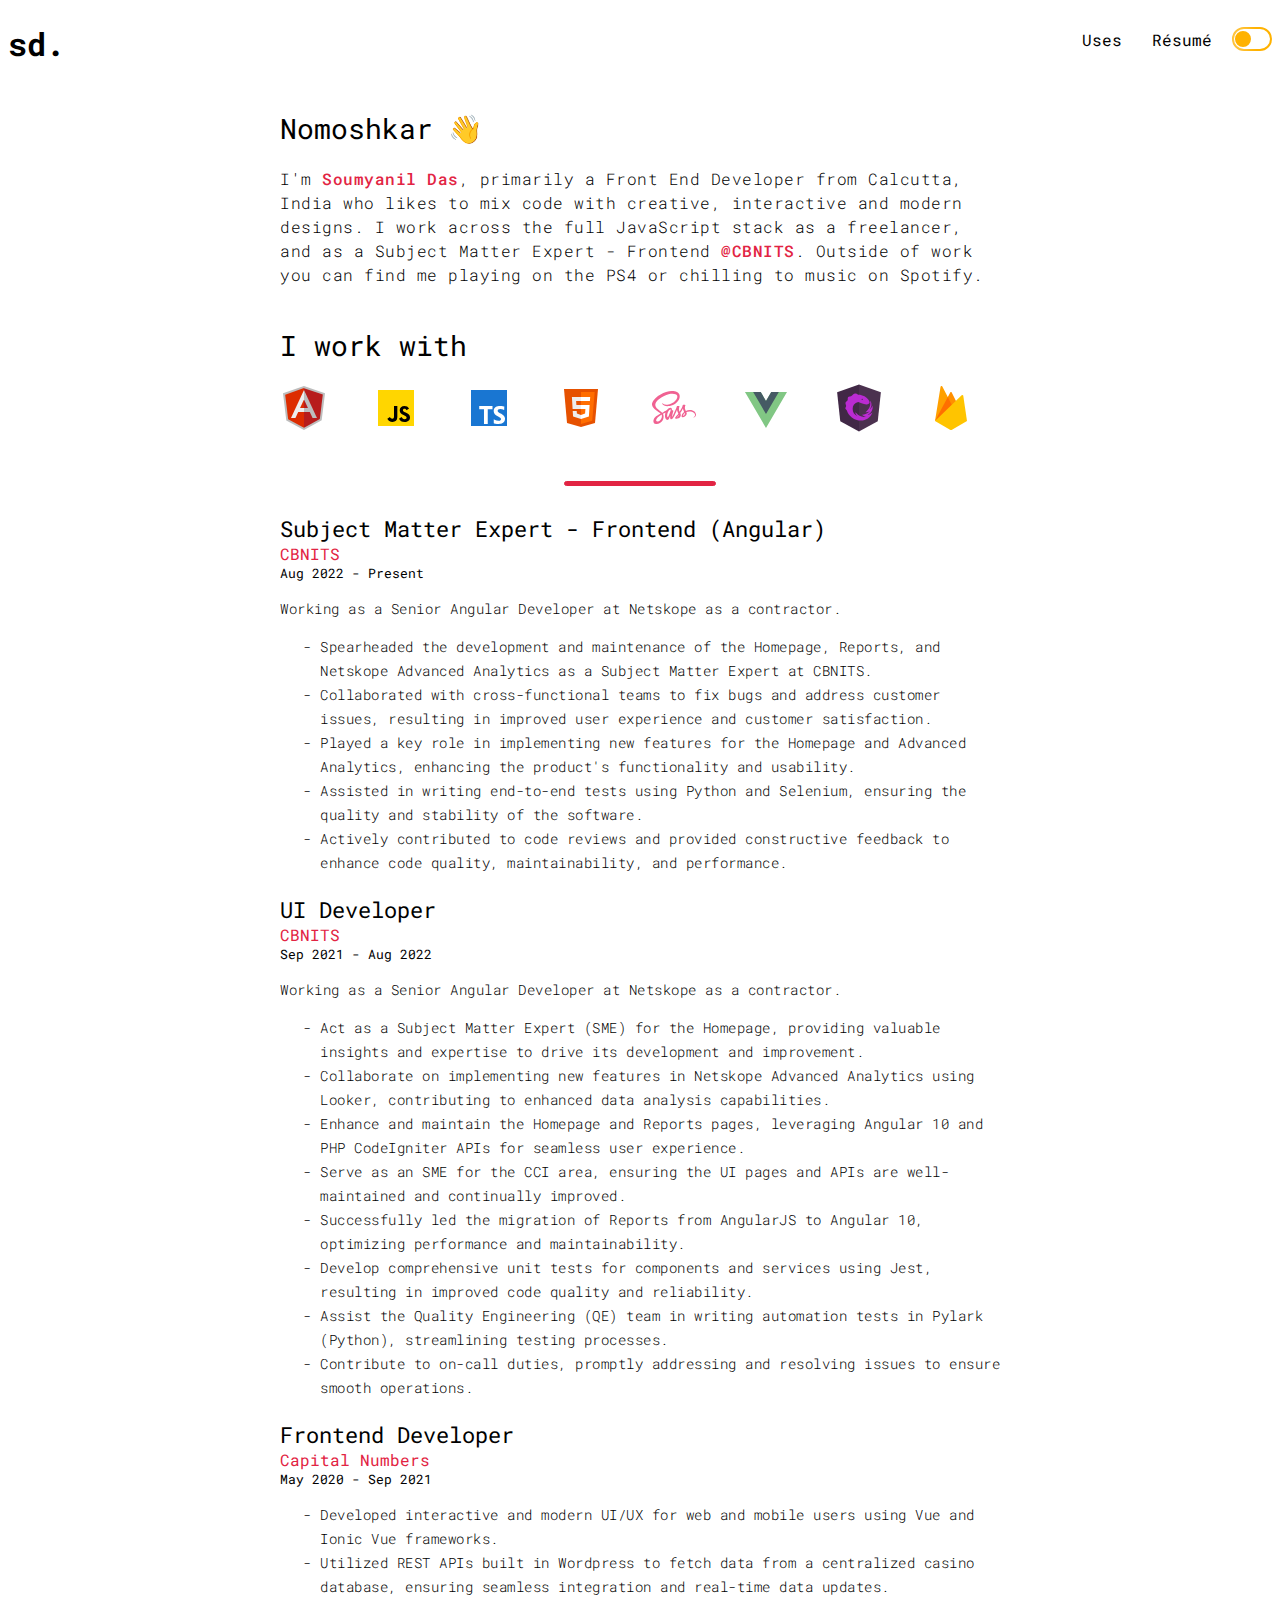
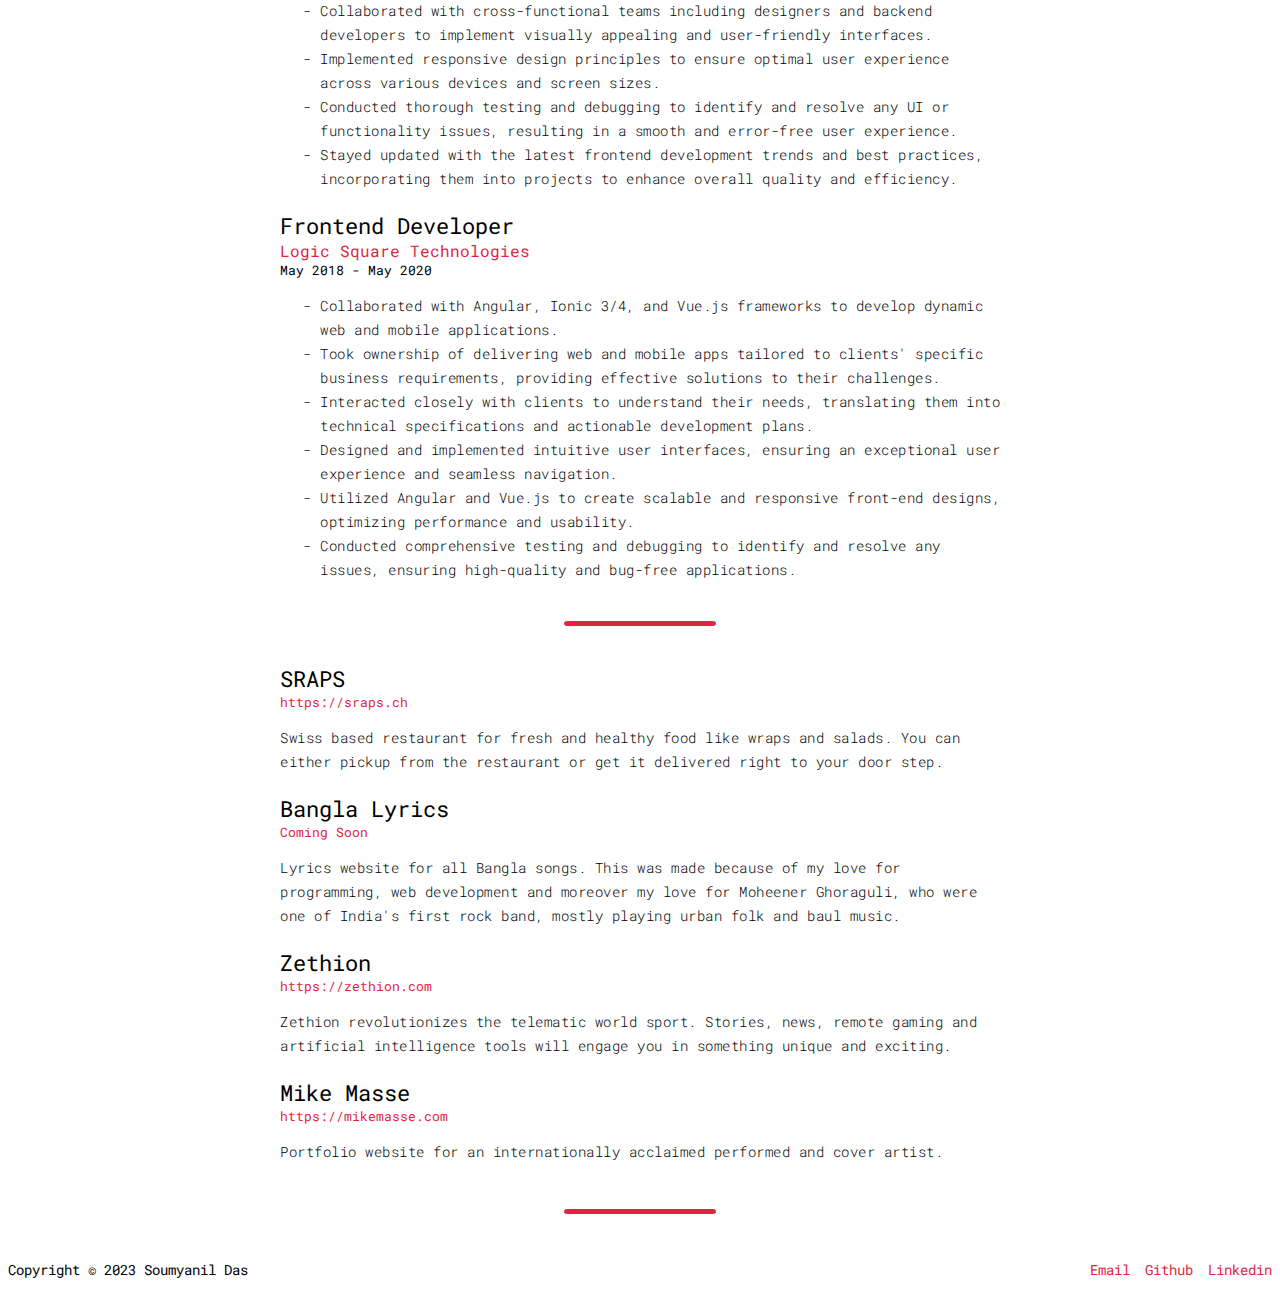
<file: index.html>
<!DOCTYPE html>
<html lang="en">

<head>
  <meta charset="utf-8">
  <meta http-equiv="X-UA-Compatible" content="IE=edge">
  <meta name="viewport" content="width=device-width, initial-scale=1.0">
  <meta http-equiv="content-type" content="text/html; charset=utf-8">
  <meta name="description" content="Soumyanil Das, primarily a Front End Developer from Calcutta">

  <meta property="og:type" content="website">
  <meta property="og:title" content="Soumyanil Das | Front End Developer">
  <meta property="og:description" content="Soumyanil Das, primarily a Front End Developer from Calcutta">
  <meta property="og:url" content="https://www.soumyanildas.com/">
  <meta property="og:site_name" content="Soumyanil Das | Front End Developer">
  <link rel="icon" href="img/favicon.ico" type="image/x-icon">
  <link rel="apple-touch-icon" sizes="144x144" href="img/apple-touch-icon-ipad-retina.png" />
  <link rel="apple-touch-icon" sizes="114x114" href="img/apple-touch-icon-iphone-retina.png" />
  <link rel="apple-touch-icon" sizes="72x72" href="img/apple-touch-icon-ipad.png" />
  <link rel="apple-touch-icon" sizes="57x57" href="img/apple-touch-icon-iphone.png" />

  <link href="https://fonts.googleapis.com/css?family=Roboto+Mono:100,200,300,400,500,700" rel="stylesheet">
  <link rel="stylesheet" href="./css/style.min.css">
  <link rel="stylesheet" href="./css/animate.min.css">
  <title>Soumyanil Das | Front End Developer</title>
</head>

<body class="light">
  <div class="wrapper animated fadeIn">
    <header class="page-header">
      <nav>
        <h1 class="logo">sd.</h1>
        <div class="right-menu">
          <a href="uses" class="menu-item">Uses</a>
          <a href="/Resume-Soumyanil-Das.pdf" download class="menu-item">Résumé</a>
          <div class="toggle-box">
            <input type="checkbox" name="checkbox1" id="toggle-box-checkbox" />
            <label for="toggle-box-checkbox" class="toggle-box-label-left"></label><label for="toggle-box-checkbox" class="toggle-box-label"></label>
          </div>
        </div>
      </nav>
    </header>
    <main class="page-main">
      <section class="greetings">
        <span class="greetings-message"></span><span class="hello">👋</span>
      </section>
      <section class="about-me">
        <div>
          I'm <span class="highlight">Soumyanil Das</span>, primarily a Front End Developer from Calcutta, India who likes to mix code with creative,
          interactive and modern designs.
          I work across the full JavaScript stack as a freelancer, and as a Subject Matter Expert - Frontend
          <a rel="nofollow" href="https://www.cbnits.com/" target="_blank">@CBNITS</a>. Outside of work
          you can find me
          playing on the PS4 or chilling
          to music on Spotify.
        </div>
      </section>
      <!-- <hr /> -->
      <section class="work-with">
        <div class="title">I work with</div>
        <div class="my-stack">
          <div class="stack-item" title="Angular"><img src="./img/icons/angular.svg" alt="Angular" width="48" height="48"/></div>
          <div class="stack-item" title="Javascript"><img src="./img/icons/javascript.svg" alt="Javascript" width="48" height="48"/></div>
          <div class="stack-item" title="Typescript"><img src="./img/icons/typescript.svg" alt="Typescript" width="48" height="48"/></div>
          <div class="stack-item" title="HTML5"><img src="./img/icons/html5.svg" alt="HTML5" width="48" height="48"/></div>
          <div class="stack-item" title="Sass"><img src="./img/icons/sass.svg" alt="Sass" width="48" height="48"/></div>
          <div class="stack-item" title="VueJS"><img src="./img/icons/vuejs.svg" alt="VueJS" width="48" height="48"/></div>
          <div class="stack-item" title="NgRx"><img src="./img/icons/ngrx.svg" alt="NgRx" width="48" height="48"/></div>
          <div class="stack-item" title="Firebase"><img src="./img/icons/firebase.svg" alt="Firebase" width="48" height="48"/></div>
        </div>
      </section>
      <hr />
      <section class="portfolio-experience">
        <section class="portfolio">
          <div class="portfolio-title">Subject Matter Expert - Frontend (Angular)</div>
          <div class="portfolio-company">CBNITS</div>
          <div class="portfolio-period">Aug 2022 - Present</div>
          <div class="portfolio-description">
            <p>Working as a Senior Angular Developer at Netskope as a contractor.</p>
            <ul class="portfolio-description-list">
              <li>Spearheaded the development and maintenance of the Homepage, Reports, and Netskope Advanced Analytics as a Subject Matter Expert at CBNITS.</li>
              <li>Collaborated with cross-functional teams to fix bugs and address customer issues, resulting in improved user experience and customer satisfaction.</li>
              <li>Played a key role in implementing new features for the Homepage and Advanced Analytics, enhancing the product's functionality and usability.</li>
              <li>Assisted in writing end-to-end tests using Python and Selenium, ensuring the quality and stability of the software.</li>
              <li>Actively contributed to code reviews and provided constructive feedback to enhance code quality, maintainability, and performance.</li>
          </div>
        </section>
        <section class="portfolio">
          <div class="portfolio-title">UI Developer</div>
          <div class="portfolio-company">CBNITS</div>
          <div class="portfolio-period">Sep 2021 - Aug 2022</div>
          <div class="portfolio-description">
            <p>Working as a Senior Angular Developer at Netskope as a contractor.</p>
            <ul class="portfolio-description-list">
              <li>Act as a Subject Matter Expert (SME) for the Homepage, providing valuable insights and expertise to drive its development and improvement.</li>
              <li>Collaborate on implementing new features in Netskope Advanced Analytics using Looker, contributing to enhanced data analysis capabilities.</li>
              <li>Enhance and maintain the Homepage and Reports pages, leveraging Angular 10 and PHP CodeIgniter APIs for seamless user experience.</li>
              <li>Serve as an SME for the CCI area, ensuring the UI pages and APIs are well-maintained and continually improved.</li>
              <li>Successfully led the migration of Reports from AngularJS to Angular 10, optimizing performance and maintainability.</li>
              <li>Develop comprehensive unit tests for components and services using Jest, resulting in improved code quality and reliability.</li>
              <li>Assist the Quality Engineering (QE) team in writing automation tests in Pylark (Python), streamlining testing processes.</li>
              <li>Contribute to on-call duties, promptly addressing and resolving issues to ensure smooth operations.</li>
            </ul>
          </div>
        </section>
        <section class="portfolio">
          <div class="portfolio-title">Frontend Developer</div>
          <div class="portfolio-company">Capital Numbers</div>
          <div class="portfolio-period">May 2020 - Sep 2021</div>
          <div class="portfolio-description">
            <ul class="portfolio-description-list">
              <li>Developed interactive and modern UI/UX for web and mobile users using Vue and Ionic Vue frameworks.</li>
              <li>Utilized REST APIs built in Wordpress to fetch data from a centralized casino database, ensuring seamless integration and real-time data updates.</li>
              <li>Collaborated with cross-functional teams including designers and backend developers to implement visually appealing and user-friendly interfaces.</li>
              <li>Implemented responsive design principles to ensure optimal user experience across various devices and screen sizes.</li>
              <li>Conducted thorough testing and debugging to identify and resolve any UI or functionality issues, resulting in a smooth and error-free user experience.</li>
              <li>Stayed updated with the latest frontend development trends and best practices, incorporating them into projects to enhance overall quality and efficiency.</li>
            </ul>
          </div>
        </section>
        <section class="portfolio">
          <div class="portfolio-title">Frontend Developer</div>
          <div class="portfolio-company">Logic Square Technologies</div>
          <div class="portfolio-period">May 2018 - May 2020</div>
          <div class="portfolio-description">
            <ul class="portfolio-description-list">
              <li>Collaborated with Angular, Ionic 3/4, and Vue.js frameworks to develop dynamic web and mobile applications.</li>
              <li>Took ownership of delivering web and mobile apps tailored to clients' specific business requirements, providing effective solutions to their challenges.</li>
              <li>Interacted closely with clients to understand their needs, translating them into technical specifications and actionable development plans.</li>
              <li>Designed and implemented intuitive user interfaces, ensuring an exceptional user experience and seamless navigation.</li>
              <li>Utilized Angular and Vue.js to create scalable and responsive front-end designs, optimizing performance and usability.</li>
              <li>Conducted comprehensive testing and debugging to identify and resolve any issues, ensuring high-quality and bug-free applications.</li>
            </ul>
          </div>
        </section>
      </section>
      <hr />
      <section class="portfolio-work">
        <section class="portfolio">
          <div class="portfolio-link-wrapper">
            <span class="portfolio-website">SRAPS</span>
            <span class="portfolio-link"><a href="https://sraps.ch" rel="nofollow" target="_blank">https://sraps.ch</a></span>
          </div>
          <div class="portfolio-description">
            Swiss based restaurant for fresh and healthy food like wraps and salads. You can either pickup from the restaurant or get it delivered right to your door step.
          </div>
        </section>
        <section class="portfolio">
          <div class="portfolio-link-wrapper">
            <span class="portfolio-website">Bangla Lyrics</span>
            <span class="portfolio-link">Coming Soon</span>
          </div>
          <div class="portfolio-description">
            Lyrics website for all Bangla songs. This was made because of my love for programming, web development and
            moreover my love for Moheener Ghoraguli, who
            were one of India's first rock band, mostly playing urban folk and baul music.
          </div>
        </section>
        <section class="portfolio">
          <div class="portfolio-link-wrapper">
            <span class="portfolio-website">Zethion</span>
            <span class="portfolio-link"><a href="https://zethion.com" rel="nofollow" target="_blank">https://zethion.com</a></span>
          </div>
          <div class="portfolio-description">
            Zethion revolutionizes the telematic world sport. Stories, news, remote gaming and artificial intelligence tools will engage you in something unique and exciting.
          </div>
        </section>
        <section class="portfolio">
          <div class="portfolio-link-wrapper">
            <span class="portfolio-website">Mike Masse</span>
            <span class="portfolio-link"><a href="https://mikemasse.com" rel="nofollow" target="_blank">https://mikemasse.com</a></span>
          </div>
          <div class="portfolio-description">
            Portfolio website for an internationally acclaimed performed and cover artist.
          </div>
        </section>
      </section>
      <hr />
    </main>
    <footer class="page-footer">
      <div class="copyright">
        Copyright &copy; 2023 Soumyanil Das
      </div>
      <ul>
        <li><a href="mailto:info@soumyanildas.com">Email</a></li>
        <li><a href="https://github.com/soumyanildas" target="_blank">Github</a></li>
        <li><a href="https://www.linkedin.com/in/soumyanil-das/" target="_blank">Linkedin</a></li>
      </ul>
    </footer>
  </div>
  <script src="js/main.min.js"></script>
</body>

</html>
</file>
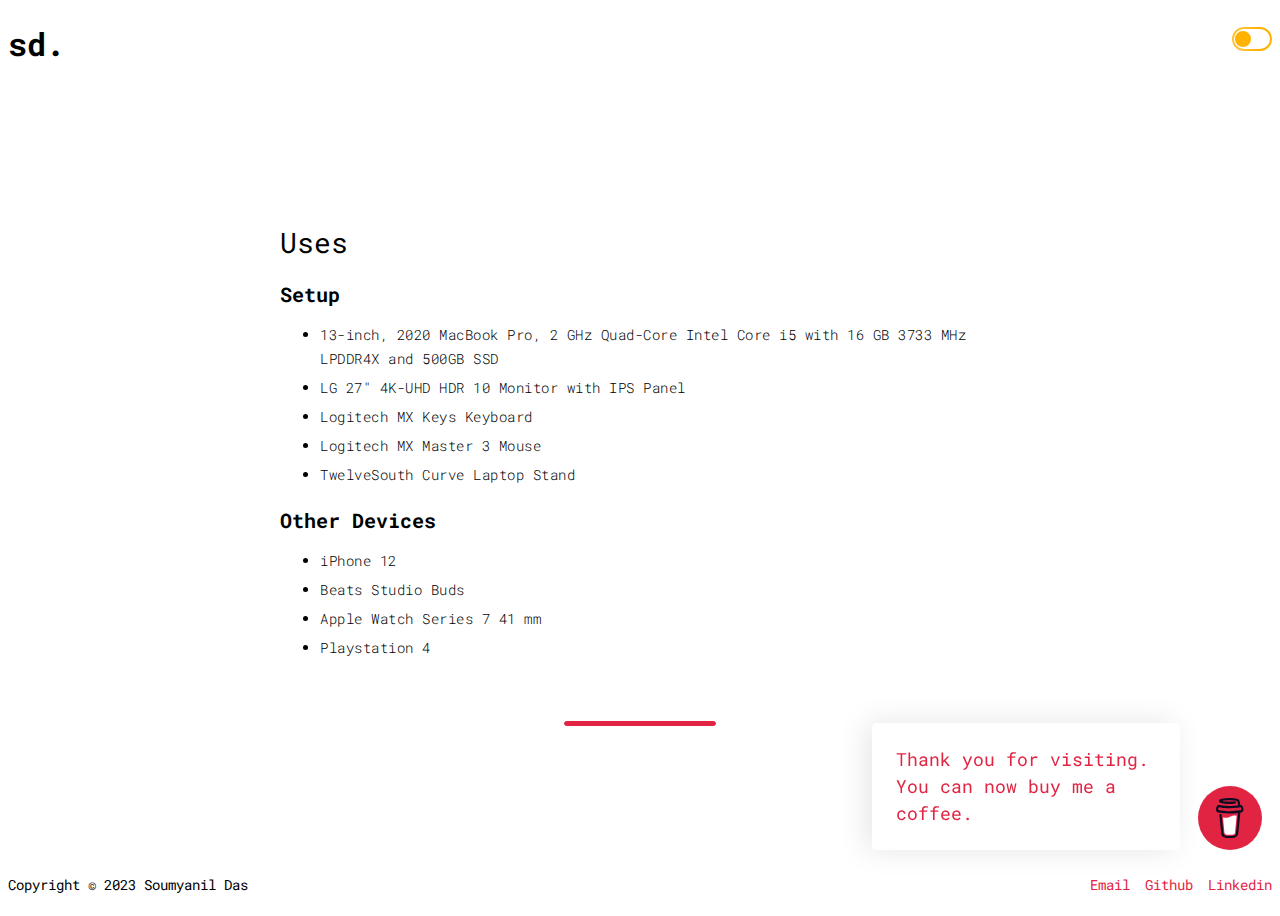
<file: uses.html>
<!DOCTYPE html>
<html lang="en">

<head>
  <meta charset="utf-8">
  <meta http-equiv="X-UA-Compatible" content="IE=edge">
  <meta name="viewport" content="width=device-width, initial-scale=1.0">
  <meta http-equiv="content-type" content="text/html; charset=utf-8">
  <meta name="description" content="Soumyanil Das, primarily a Front End Developer from Calcutta">

  <meta property="og:type" content="website">
  <meta property="og:title" content="Soumyanil Das | Front End Developer">
  <meta property="og:description" content="Soumyanil Das, primarily a Front End Developer from Calcutta">
  <meta property="og:url" content="https://www.soumyanildas.com/">
  <meta property="og:site_name" content="Soumyanil Das | Front End Developer">
  <link rel="icon" href="img/favicon.ico" type="image/x-icon">
  <link rel="apple-touch-icon" sizes="144x144" href="img/apple-touch-icon-ipad-retina.png" />
  <link rel="apple-touch-icon" sizes="114x114" href="img/apple-touch-icon-iphone-retina.png" />
  <link rel="apple-touch-icon" sizes="72x72" href="img/apple-touch-icon-ipad.png" />
  <link rel="apple-touch-icon" sizes="57x57" href="img/apple-touch-icon-iphone.png" />

  <link href="https://fonts.googleapis.com/css?family=Roboto+Mono:100,200,300,400,500,700" rel="stylesheet">
  <link rel="stylesheet" href="./css/style.min.css">
  <link rel="stylesheet" href="./css/animate.min.css">
  <title>Soumyanil Das - Uses</title>
</head>

<body class="light">
  <div class="wrapper animated fadeIn">
    <header class="page-header">
      <nav>
        <h1 class="logo"><a href="/">sd.</a></h1>
        <div class="toggle-box">
          <input type="checkbox" name="checkbox1" id="toggle-box-checkbox" />
          <label for="toggle-box-checkbox" class="toggle-box-label-left"></label><label for="toggle-box-checkbox" class="toggle-box-label"></label>
        </div>
      </nav>
    </header>
    <main class="page-main">
      <section class="uses-list">
        <div class="title">Uses</div>
        <section class="uses-subsection">
          <div class="uses-subtitle">Setup</div>
          <ul class="uses-sublist">
            <li>13-inch, 2020 MacBook Pro, 2 GHz Quad-Core Intel Core i5 with 16 GB 3733 MHz LPDDR4X and 500GB SSD</li>
            <li>LG 27" 4K-UHD HDR 10 Monitor with IPS Panel</li>
            <li>Logitech MX Keys Keyboard</li>
            <li>Logitech MX Master 3 Mouse</li>
            <li>TwelveSouth Curve Laptop Stand</li>
          </ul>
        </section>
        <section class="uses-subsection">
          <div class="uses-subtitle">Other Devices</div>
          <ul class="uses-sublist">
            <li>iPhone 12</li>
            <li>Beats Studio Buds</li>
            <li>Apple Watch Series 7 41 mm</li>
            <li>Playstation 4</li>
          </ul>
        </section>
      </section>
      <hr />
    </main>
    <footer class="page-footer">
      <div class="copyright">
        Copyright &copy; 2023 Soumyanil Das
      </div>
      <ul>
        <li><a href="mailto:info@soumyanildas.com">Email</a></li>
        <li><a href="https://github.com/soumyanildas" target="_blank">Github</a></li>
        <li><a href="https://www.linkedin.com/in/soumyanil-das/" target="_blank">Linkedin</a></li>
      </ul>
    </footer>
    <div class="buy-me-coffee-widget">
      <div class="buy-me-coffee">
        <a href="https://www.buymeacoffee.com/soumyanil" target="_blank" rel="nofollow" class="coffee-cup">
          <img src="./img/coffee-cup.svg" alt="coffee-cup">
        </a>
        <div class="buy-me-coffee-text">
          Thank you for visiting. You can now buy me a coffee.
        </div>
      </div>
    </div>
  </div>
  <script src="js/main.min.js"></script>
</body>

</html>
</file>
<file: css/style.min.css>
body.light,body.light .logo a,body.light .menu-item{color:#000}::selection{background:#e22443;color:#fff}::-moz-selection{background:#e22443;color:#fff}*{font-family:"Roboto Mono"}body{height:100vh}body.light{background-color:#fff}.light .stack-name:hover,body.dark,body.dark .logo a,body.dark .menu-item{color:#fff}body.dark{background-color:#000}.page-main .portfolio-work .portfolio .portfolio-link-wrapper .portfolio-stack-wrapper .stack-name:hover,.page-main hr{background-color:#e22443}.wrapper{display:flex;flex-direction:column;min-height:100%}.page-header nav{display:flex;flex-wrap:wrap;justify-content:space-between;align-items:center}.page-footer ul,.page-header nav ul{list-style-type:none;display:inline-flex}.page-header nav ul li a,.page-main .portfolio-work .portfolio .portfolio-link-wrapper .portfolio-link a{color:#e22443;text-decoration:none}.page-footer ul li a:hover,.page-header nav ul li a:hover,.page-main .about-me a:hover,.page-main .portfolio-work .portfolio .portfolio-link-wrapper .portfolio-link a:hover{text-decoration:underline}.page-header nav .logo{margin-top:14px;font-size:32px}.page-header nav .logo a{text-decoration:none}.page-header nav .right-menu{display:flex;justify-content:space-around;align-items:center}.page-header nav .right-menu .menu-item{margin-right:30px;margin-top:-15px;text-decoration:none}.page-main{display:flex;flex-direction:column;justify-content:center;align-items:center;max-width:720px;padding:24px 0;margin:auto;width:100%}.page-main .greetings{width:100%}.page-main .greetings .greetings-message{font-size:28px}.page-main .greetings .hello{font-size:28px;margin-left:15px}.page-main .title,.page-main .uses-list .title,.page-main .work-with .title{width:100%;font-size:28px}.page-main .about-me{width:100%;margin-top:20px;letter-spacing:.5px;font-weight:300;line-height:24px}.page-main .about-me .highlight{color:#e22443;font-weight:500}.page-main .about-me a{color:#e22443;text-decoration:none;font-weight:500}.page-main .work-with{width:100%;margin-top:40px;margin-bottom:20px}.page-main .work-with .my-stack{display:flex;align-items:center;justify-content:space-between;flex-wrap:wrap}.page-main .work-with .my-stack .stack-item{margin-right:25px;margin-top:20px}.page-main .work-with .my-stack .stack-item img{width:48px}.page-main .work-with .my-stack .ionic img,.page-main .work-with .my-stack .my-sql img{width:85px}.page-main hr{margin-top:25px;width:150px;height:3px;border:1px solid #e22443;border-radius:5px}.page-main .portfolio-experience .portfolio,.page-main .portfolio-work .portfolio,.page-main .uses-list .uses-subsection{width:100%;margin-top:20px}.page-main .portfolio-experience .portfolio .portfolio-title,.page-main .portfolio-work .portfolio .portfolio-link-wrapper .portfolio-website{font-size:22px}.page-main .portfolio-experience .portfolio .portfolio-company{color:#e22443}.page-main .portfolio-experience .portfolio .portfolio-period{font-size:13px}.page-main .portfolio-experience .portfolio .portfolio-description,.page-main .portfolio-work .portfolio .portfolio-description{margin-top:15px;letter-spacing:.5px;font-weight:300;line-height:24px;font-size:14px}.page-main .portfolio-experience .portfolio .portfolio-description-list{list-style-type:"- "}.page-main .portfolio-work,.page-main .uses-list{margin-top:10px;margin-bottom:20px}.page-main .portfolio-work .portfolio .portfolio-link-wrapper{display:flex;flex-direction:column}.page-main .portfolio-work .portfolio .portfolio-link-wrapper .portfolio-link{font-size:13px;color:#e22443}.page-main .portfolio-work .portfolio .portfolio-link-wrapper .portfolio-stack-wrapper{display:flex}.page-main .portfolio-work .portfolio .portfolio-link-wrapper .portfolio-stack-wrapper .stack-name{margin-top:15px;margin-right:10px;border:1px solid #e22443;padding:10px;font-size:13px;cursor:pointer}.page-main .uses-list .uses-subsection .uses-subtitle{width:100%;font-size:20px;font-weight:700}.page-main .uses-list .uses-subsection .uses-sublist li{margin-top:5px;letter-spacing:.5px;font-weight:300;line-height:24px;font-size:14px}.toggle-box input[type=checkbox]:checked+.toggle-box-label-left,.toggle-box label{color:rgba(149,149,149,.51);font-weight:400}.page-footer{display:flex;justify-content:space-between;align-items:center;margin-top:0;font-size:14px}.page-footer ul li a{color:#e22443;text-decoration:none;margin-left:15px}@media (max-width:575.98px){.page-main .portfolio-work .portfolio .portfolio-link-wrapper .portfolio-stack-wrapper{flex-wrap:wrap}.page-main .portfolio-work .portfolio .portfolio-link-wrapper .portfolio-stack-wrapper .stack-name{padding:8px;font-size:12px}.page-footer{flex-direction:column;justify-content:center}.page-footer ul{padding-left:0}.page-footer ul li a{margin-left:0;margin-right:15px}}.toggle-box-label-left:empty{margin-left:-10px}.toggle-box-label-left:before{box-sizing:border-box;margin:4px -5px 4px 4px;padding:0;-webkit-transition:.25s ease-in-out;-moz-transition:.25s ease-in-out;-o-transition:.25s ease-in-out;transition:.25s ease-in-out;outline:0;content:"";display:block;position:absolute;z-index:1;line-height:34px;text-indent:40px;height:16px;width:16px;-webkit-border-radius:100%;-moz-border-radius:100%;border-radius:100%;right:26px;bottom:0;background:#ffb200;transform:rotate(-45deg);box-shadow:0 0 10px #fff}.toggle-box-label-left:after{box-sizing:border-box;margin:0;padding:0;-webkit-transition:.25s ease-in-out;-moz-transition:.25s ease-in-out;-o-transition:.25s ease-in-out;transition:.25s ease-in-out;outline:0;content:"";display:inline-block;width:40px;height:24px;-webkit-border-radius:16px;-moz-border-radius:16px;border-radius:16px;background:rgba(255,255,255,.15);vertical-align:middle;border:2px solid #ffb200}.toggle-box input[type=checkbox],.toggle-box input[type=checkbox]:active{position:absolute;top:-5000px;height:0;width:0;opacity:0;border:none;outline:0}.toggle-box input[type=checkbox]:checked+.toggle-box-label-left:before{right:17px;box-shadow:5px 5px 0 0 #eee;background:0 0}.toggle-box input[type=checkbox]:checked+.toggle-box-label-left:after{background:rgba(0,0,0,.15);border:2px solid #fff}.toggle-box input[type=checkbox]+.toggle-box-label-left,.toggle-box input[type=checkbox]:checked+.toggle-box-label-left+.toggle-box-label{color:rgba(250,250,250,.51);font-weight:700}.toggle-box label{display:inline-block;position:relative;padding:0;margin-bottom:20px;font-size:14px;line-height:16px;cursor:pointer}.buy-me-coffee-widget{position:fixed;bottom:50px;right:18px}.buy-me-coffee-widget .buy-me-coffee{background-color:#e22443;width:64px;height:64px;border-radius:50%;display:flex}.buy-me-coffee-widget .buy-me-coffee .coffee-cup{width:100%;display:flex;justify-content:center;align-items:center;outline:0}.buy-me-coffee-widget .buy-me-coffee .coffee-cup:hover+.buy-me-coffee-text{opacity:1}.buy-me-coffee-widget .buy-me-coffee .coffee-cup img{width:40px;height:40px}.buy-me-coffee-widget .buy-me-coffee .buy-me-coffee-text{opacity:0;position:fixed;width:auto;max-width:260px;bottom:50px;right:100px;background-color:#fff;color:#e22443;border-radius:5px;font-size:18px;line-height:1.5;box-shadow:rgba(13,12,34,.1) -6px 0 30px;padding:23px 24px;-webkit-transition:opacity .5s;-moz-transition:opacity .5s;-o-transition:opacity .5s;transition:opacity .5s}
</file>
